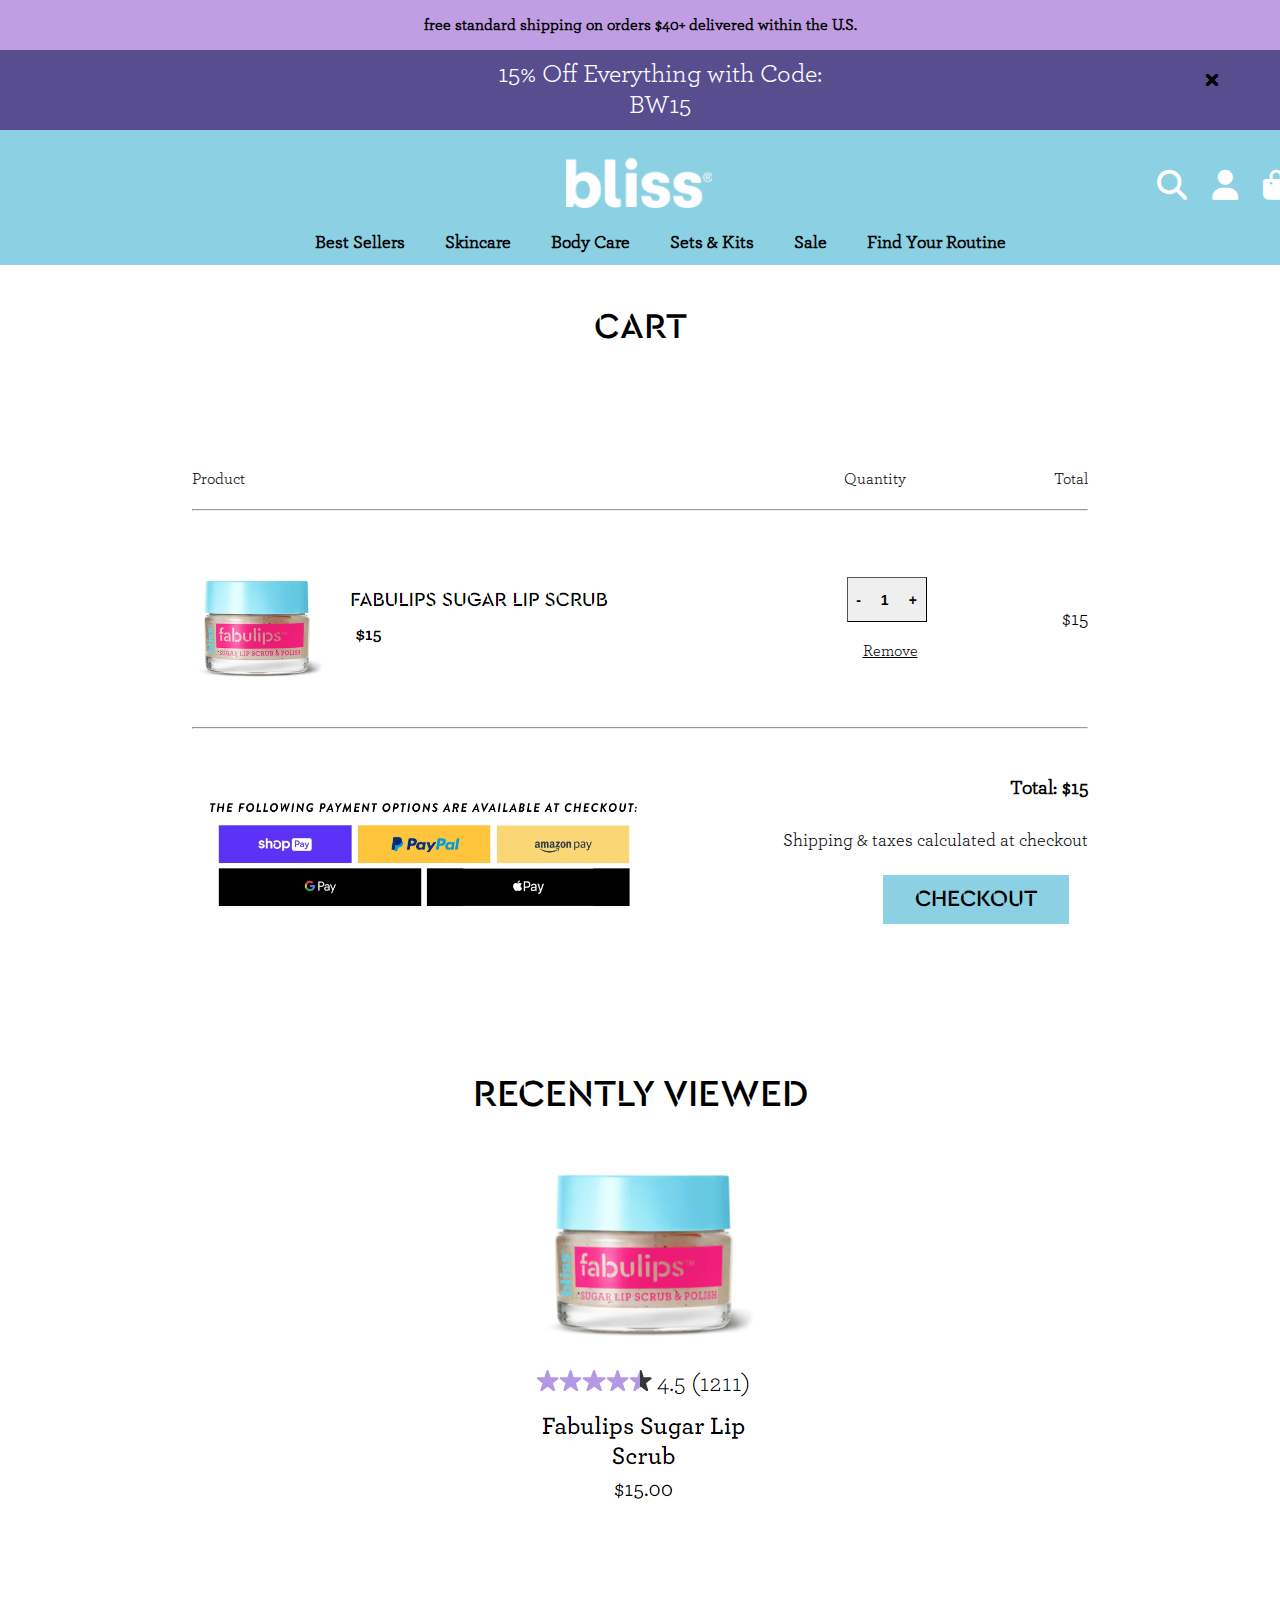
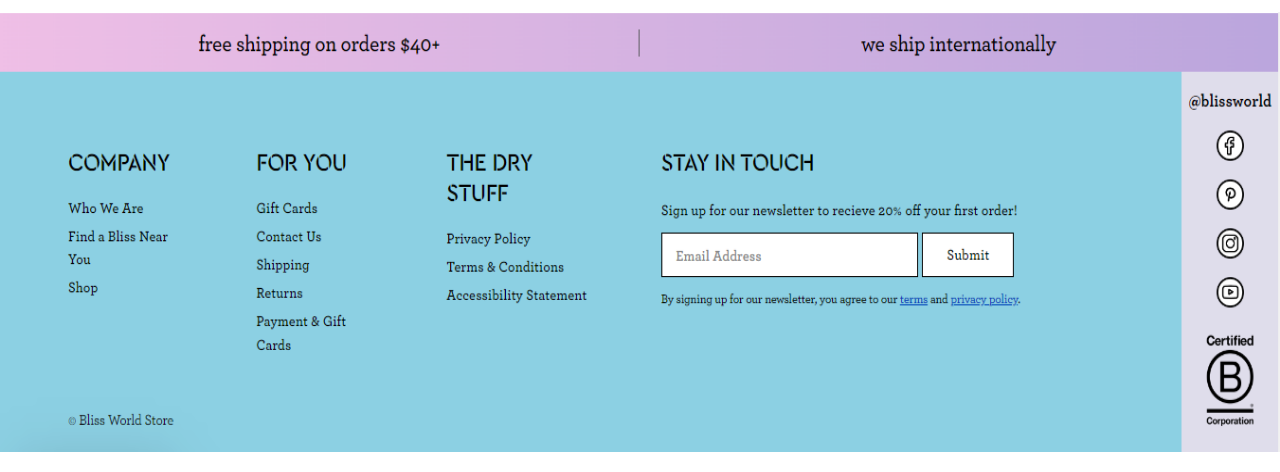
<file: cart.html>
<!DOCTYPE html>
<html lang="en">
<head>
  <meta charset="UTF-8">
  <meta http-equiv="X-UA-Compatible" content="IE=edge">
  <meta name="viewport" content="width=device-width, initial-scale=1.0">
  <title>Product page</title>
  <link rel="stylesheet" href="./style.css"/>
  <link rel="stylesheet" href="https://cdnjs.cloudflare.com/ajax/libs/font-awesome/6.4.0/css/all.min.css">
</head>
<body>
  

  <div class="first flex">
    <p class="text">
      free standard shipping on orders $40+ delivered within the U.S.
    </p>
  </div>
  <div class="second flex">
    <div class=" malt flex ">
      <p class="toxt">15% Off Everything with Code: BW15</p>
      <p class="mark">&#128473;</p>
    </div>
  </div>
  <nav>
    <div class="land ">
      <div class="water flex">
        <a href="./index.html"><img src="./imgs/logo.avif" alt=""></a>
        <div class="icons flex">
          <a href=""><i class="fa fa-search" ></i></a>
          <a href="./login.html"><i class="fa fa-user" ></i></a>
          <a href="./cart.html"><i class="fa fa-shopping-bag"></i></a>
        </div>
      </div>
      <div class="soap flex">
        <div class="links">
          <ul class="flex">
            <li class="menu">
              <a href="" class="man">Best Sellers</a>
              <div class="sub-menu single">
                <ul class="dove">
                  <li><a href="#">shop all best sellers</a></li>
                  <li><a href="#">shop skincare best sellers</a></li>
                  <li><a href="#">shop body best sellers</a></li>
                </ul>
              </div>
            </li>
            <li class="menu">
              <a href="" class="mans">Skincare</a>
              <div class="tub-menu mega">
                <div class="list-item">
                  <h4 class="men">BY CATEGORY</h4>
                  <ul>
                    <li>shop all skincare</li>
                    <li>best sellers</li>
                    <li>moisturizers</li>
                    <li>serums</li>
                    <li>cleansers</li>
                    <li><a href="./eyes.html">eyes & lip</a>
                      </li>
                    <li>exfoliators & treatments</li>
                    <li>toners</li>
                    <li>face masks</li>
                    <li>mini bliss</li>
                  </ul>
                </div>
                <div class="list-item">
                  <h4 class="men">BY CONCERN</h4>
                  <ul>
                    <li>acne</li>
                    <li>discoloration</li>
                    <li>fine lines</li>
                    <li>dullness</li>
                    <li>texture/pores</li>
                    <li>sensitve skin</li>
                    <li>dryness</li>
                  </ul>
                </div>
                <div class="list-item">
                  <h4 class="men">BY COLLECTION</h4>
                  <ul>
                    <li>all collections</li>
                    <li>blockstar</li>
                    <li>bright idea</li>
                    <li>clear genius</li>
                    <li>drench & quench</li>
                    <li>rose gold rescue</li>
                    <li>pore patrol</li>
                    <li>make up melt</li>
                    <li>disappearing act</li>
                    <li>youth got this</li>
                  </ul>
                </div>
                <div class="list-items">
                  <img src="./imgs/muuud.png" alt="" class="list-items">
                
                </div>
              </div>
            </li>
            <li>
              <a href="" class="maned">Body Care</a>
              <div class="bub-menu tega">
                <div class="list-item">
                  <h4 class="men">BODY & HAIR CARE</h4>
                  <ul>
                    <li>shop all body & hair care</li>
                    <li>best sellers</li>
                    <li>body moisturizers</li>
                    <li>body wash & scrubs</li>
                    <li>cleansers</li>
                    <li>Hair care
                      </li>
                    <li>hair removal</li>
                    <li>body firming</li>
                  </ul>
                </div>
                <div class="list-item zoro">
                  <h4 class="men">BY COLLECTION</h4>
                  <ul>
                    <li>all collection</li>
                    <li>cloud 9</li>
                    <li>lemon & sage</li>
                    <li>exclusive pro sizes</li>
                  </ul>
                </div>
                
                <div class="list-items">
                  <img src="./imgs/body.png" alt="" class="list-items nut">
                
                </div>
              </div>
            </li>
            <li>
              <a href="" class="mane">Sets & Kits</a>
            </li>
            <li>
              <a href="" class="mand">Sale</a>
            </li>
            <li>
              <a href="" class="mandy">Find Your Routine</a>
            </li>
          </ul>  
        </div>
      </div>
      
    </div>
    
  </nav>

  <div class="piggy flex">
    <div class="vest">
      <h3>CART</h3>
      <div class="maid flex sbw">
        <h5>Product</h5>
        <h5 class="tour">Quantity</h5>
        <h5>Total</h5>
      </div>
      <hr class="pal"></hr>
      <div class="pal flex sbw">
        <img src="./imgs/cart.png" alt="">
        <div class="konny">
          <button class="mudrick flex"><p>-</p>
          <p>1</p>
          <p>+</p></button>
          <p class="remove">Remove</p>
        </div>
        <p class="dollar">$15</p>
      </div>
      <hr class="pal"></hr>
      <div class="pally flex sbw">
        <img src="./imgs/payment.png" alt="">
        <div class="siri">
          <h5><b>Total: $15</b></h5>
          <p>Shipping & taxes calculated at checkout</p>
          <button>CHECKOUT</button>
        </div>
      </div>
      <h2>RECENTLY VIEWED</h2>
      <div class="muy flex"><img src="./imgs/scrub.png" alt=""></div>
      </div>
   
  </div>

  <div class="foot">
    <img src="./imgs/down.png" alt="">
  </div>




  
  <script src="./jquery.min.js"></script>
  <script src="./script.js"></script>
</body>
</html>
</file>
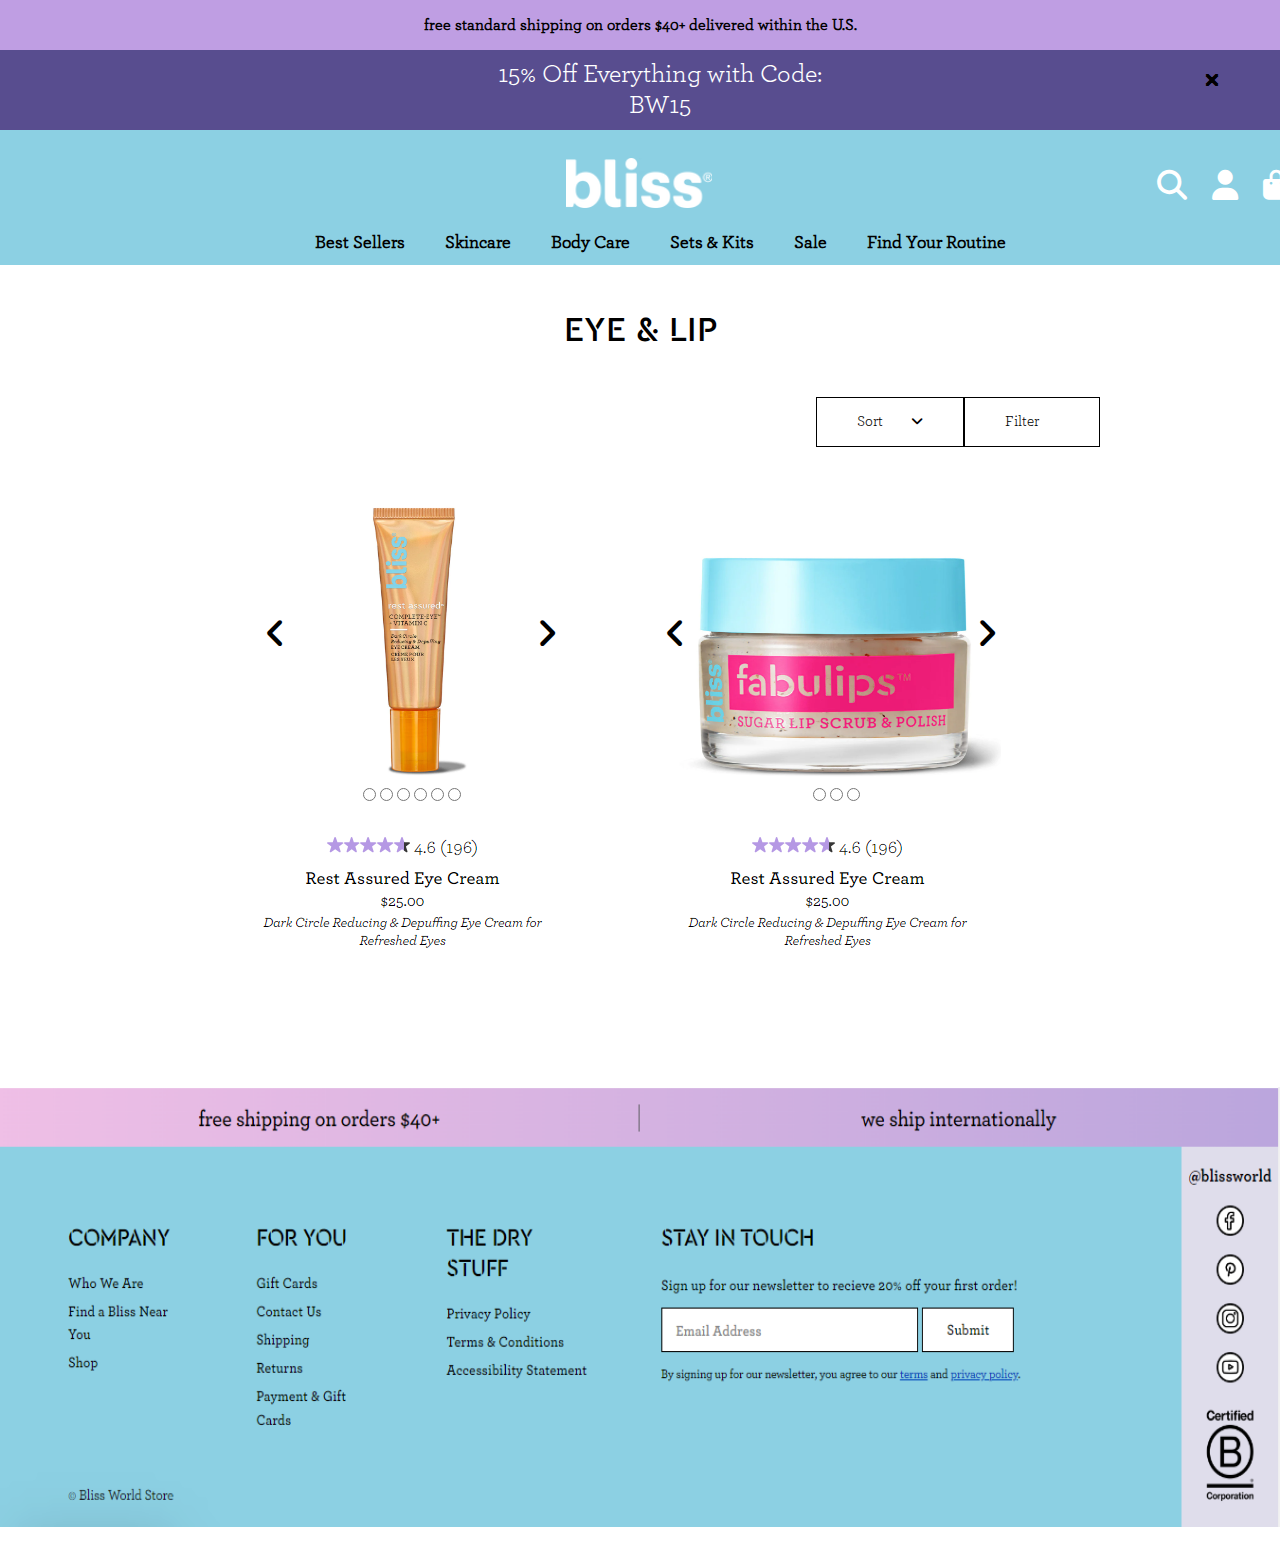
<file: eyes.html>
<!DOCTYPE html>
<html lang="en">
<head>
  <meta charset="UTF-8">
  <meta http-equiv="X-UA-Compatible" content="IE=edge">
  <meta name="viewport" content="width=device-width, initial-scale=1.0">
  <title>JQUERY PROJECT</title>
  <link rel="stylesheet" href="./style.css"/>
  <link rel="stylesheet" href="https://cdnjs.cloudflare.com/ajax/libs/font-awesome/6.4.0/css/all.min.css">
</head>
<body>
  <div class="first flex">
    <p class="text">
      free standard shipping on orders $40+ delivered within the U.S.
    </p>
  </div>
  <div class="second flex">
    <div class=" malt flex ">
      <p class="toxt">15% Off Everything with Code: BW15</p>
      <p class="mark">&#128473;</p>
    </div>
  </div>
  <nav>
    <div class="land ">
      <div class="water flex">
        <a href="./index.html"><img src="./imgs/logo.avif" alt=""></a>
        <div class="icons flex">
          <a href=""><i class="fa fa-search" ></i></a>
          <a href="./login.html"><i class="fa fa-user" ></i></a>
          <a href="./cart.html"><i class="fa fa-shopping-bag"></i></a>
        </div>
      </div>
      <div class="soap flex">
        <div class="links">
          <ul class="flex">
            <li class="menu">
              <a href="" class="man">Best Sellers</a>
              <div class="sub-menu single">
                <ul class="dove">
                  <li><a href="#">shop all best sellers</a></li>
                  <li><a href="#">shop skincare best sellers</a></li>
                  <li><a href="#">shop body best sellers</a></li>
                </ul>
              </div>
            </li>
            <li class="menu">
              <a href="" class="mans">Skincare</a>
              <div class="tub-menu mega">
                <div class="list-item">
                  <h4 class="men">BY CATEGORY</h4>
                  <ul>
                    <li>shop all skincare</li>
                    <li>best sellers</li>
                    <li>moisturizers</li>
                    <li>serums</li>
                    <li>cleansers</li>
                    <li><a href="./eyes.html">eyes & lip</a>
                      </li>
                    <li>exfoliators & treatments</li>
                    <li>toners</li>
                    <li>face masks</li>
                    <li>mini bliss</li>
                  </ul>
                </div>
                <div class="list-item">
                  <h4 class="men">BY CONCERN</h4>
                  <ul>
                    <li>acne</li>
                    <li>discoloration</li>
                    <li>fine lines</li>
                    <li>dullness</li>
                    <li>texture/pores</li>
                    <li>sensitve skin</li>
                    <li>dryness</li>
                  </ul>
                </div>
                <div class="list-item">
                  <h4 class="men">BY COLLECTION</h4>
                  <ul>
                    <li>all collections</li>
                    <li>blockstar</li>
                    <li>bright idea</li>
                    <li>clear genius</li>
                    <li>drench & quench</li>
                    <li>rose gold rescue</li>
                    <li>pore patrol</li>
                    <li>make up melt</li>
                    <li>disappearing act</li>
                    <li>youth got this</li>
                  </ul>
                </div>
                <div class="list-items">
                  <img src="./imgs/muuud.png" alt="" class="list-items">
                
                </div>
              </div>
            </li>
            <li>
              <a href="" class="maned">Body Care</a>
              <div class="bub-menu tega">
                <div class="list-item">
                  <h4 class="men">BODY & HAIR CARE</h4>
                  <ul>
                    <li>shop all body & hair care</li>
                    <li>best sellers</li>
                    <li>body moisturizers</li>
                    <li>body wash & scrubs</li>
                    <li>cleansers</li>
                    <li>Hair care
                      </li>
                    <li>hair removal</li>
                    <li>body firming</li>
                  </ul>
                </div>
                <div class="list-item zoro">
                  <h4 class="men">BY COLLECTION</h4>
                  <ul>
                    <li>all collection</li>
                    <li>cloud 9</li>
                    <li>lemon & sage</li>
                    <li>exclusive pro sizes</li>
                  </ul>
                </div>
                
                <div class="list-items">
                  <img src="./imgs/body.png" alt="" class="list-items nut">
                
                </div>
              </div>
            </li>
            <li>
              <a href="" class="mane">Sets & Kits</a>
            </li>
            <li>
              <a href="" class="mand">Sale</a>
            </li>
            <li>
              <a href="" class="mandy">Find Your Routine</a>
            </li>
          </ul>  
        </div>
      </div>
      
    </div>
    
  </nav>
  <h4 class="timber">eye & lip</h4>
  <div class="fame">
    <button>Sort <i class="fa fa-angle-down" id="min"></i></button>
    <button>Filter</button>
  </div>
  <div class="messi flex">
    <div class="dalot flex">
      <div class="nani">
        <div class="slider-outer">
          <i class="fa fa-angle-left" id="prev"></i>
          <div class="slider-inner">
          <img src="./imgs/1.webp" alt="" class="active">
          <img src="./imgs/2.webp" alt="" class="pastor">
          <img src="./imgs/3.webp" alt="" class="diana">
          <img src="./imgs/4.webp" alt="" class="raph"> 
          <img src="./imgs/5.webp" alt="" class="harry">
          <img src="./imgs/6.webp" alt="" class="smoke">
          </div>
          <i class="fa fa-angle-right" id="next"></i>
        </div>
        <div class="radioss">
          <input type="radio" name="touch" id="bruno">
          <input type="radio" name="touch" id="fred">
          <input type="radio" name="touch" id="lisandro">
          <input type="radio" name="touch" id="varane">
          <input type="radio" name="touch" id="maguire">
          <input type="radio" name="touch" id="shaw">
        </div>

        <div class="why">
          <img src="./imgs/zaha.png" alt="">
        </div>

        <button>ADD TO BAG</button>
      </div>
      <div class="rodri">
        <div class="slider-outer">
          <i class="fa fa-angle-left" id="previ"></i>
          <a href="./product.html">
            <div class="slider-innered">
              <img src="./imgs/7.webp" alt="" class="actived" >
              <img src="./imgs/8.webp" alt="" class="maker">
              <img src="./imgs/9.webp" alt="" class="maker">
              </div>
          </a>
          
          <i class="fa fa-angle-right" id="nexted"></i>
        </div>
        <div class="radio">
          <input type="radio" name="touch" id="rashford">
          <input type="radio" name="touch" id="martial">
          <input type="radio" name="touch" id="erik">
        </div>

        <div class="whyed">
          <img src="./imgs/zaha.png" alt="">
        </div>

        <button>ADD TO BAG</button>

      </div>
    </div>
    
  </div>

  <div class="foot">
    <img src="./imgs/down.png" alt="">
  </div>


  <script src="./jquery.min.js"></script>
  <script src="./script.js"></script>
</body>
</html>
</file>
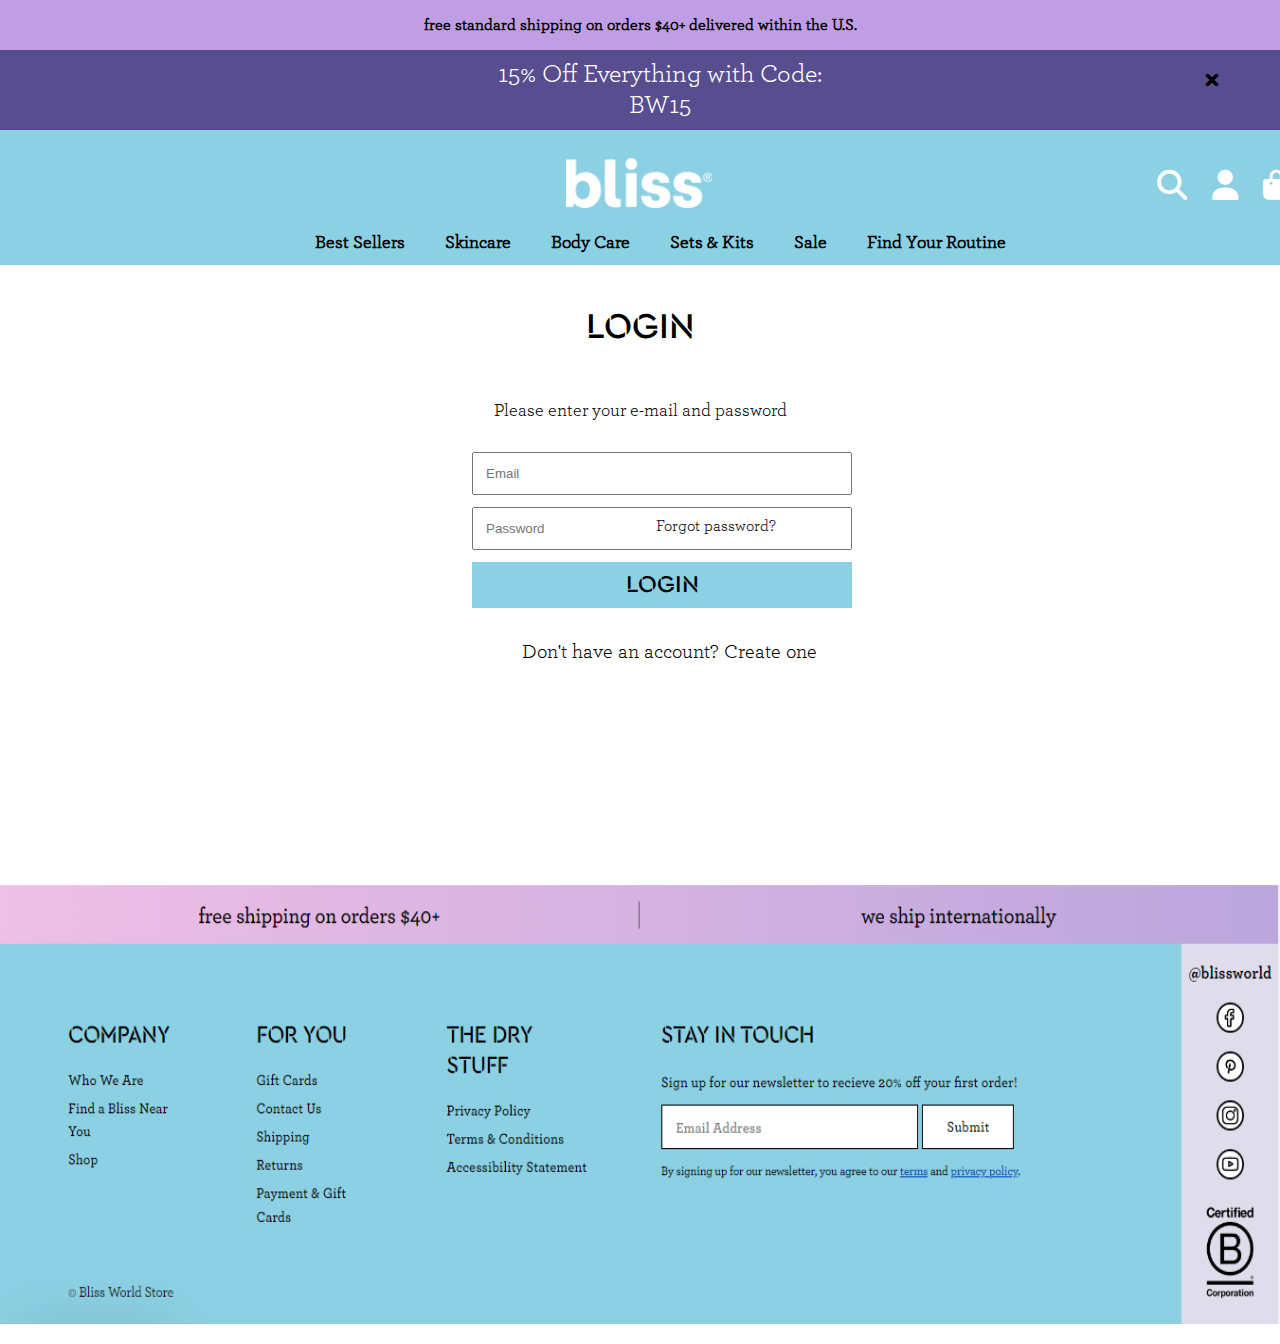
<file: login.html>
<!DOCTYPE html>
<html lang="en">
<head>
  <meta charset="UTF-8">
  <meta http-equiv="X-UA-Compatible" content="IE=edge">
  <meta name="viewport" content="width=device-width, initial-scale=1.0">
  <title>Product page</title>
  <link rel="stylesheet" href="./style.css"/>
  <link rel="stylesheet" href="https://cdnjs.cloudflare.com/ajax/libs/font-awesome/6.4.0/css/all.min.css">
</head>
<body>
  

  <div class="first flex">
    <p class="text">
      free standard shipping on orders $40+ delivered within the U.S.
    </p>
  </div>
  <div class="second flex">
    <div class=" malt flex ">
      <p class="toxt">15% Off Everything with Code: BW15</p>
      <p class="mark">&#128473;</p>
    </div>
  </div>
  <nav>
    <div class="land ">
      <div class="water flex">
        <a href="./index.html"><img src="./imgs/logo.avif" alt=""></a>
        <div class="icons flex">
          <a href=""><i class="fa fa-search" ></i></a>
          <a href="./login.html"><i class="fa fa-user" ></i></a>
          <a href="./cart.html"><i class="fa fa-shopping-bag"></i></a>
        </div>
      </div>
      <div class="soap flex">
        <div class="links">
          <ul class="flex">
            <li class="menu">
              <a href="" class="man">Best Sellers</a>
              <div class="sub-menu single">
                <ul class="dove">
                  <li><a href="#">shop all best sellers</a></li>
                  <li><a href="#">shop skincare best sellers</a></li>
                  <li><a href="#">shop body best sellers</a></li>
                </ul>
              </div>
            </li>
            <li class="menu">
              <a href="" class="mans">Skincare</a>
              <div class="tub-menu mega">
                <div class="list-item">
                  <h4 class="men">BY CATEGORY</h4>
                  <ul>
                    <li>shop all skincare</li>
                    <li>best sellers</li>
                    <li>moisturizers</li>
                    <li>serums</li>
                    <li>cleansers</li>
                    <li><a href="./eyes.html">eyes & lip</a>
                      </li>
                    <li>exfoliators & treatments</li>
                    <li>toners</li>
                    <li>face masks</li>
                    <li>mini bliss</li>
                  </ul>
                </div>
                <div class="list-item">
                  <h4 class="men">BY CONCERN</h4>
                  <ul>
                    <li>acne</li>
                    <li>discoloration</li>
                    <li>fine lines</li>
                    <li>dullness</li>
                    <li>texture/pores</li>
                    <li>sensitve skin</li>
                    <li>dryness</li>
                  </ul>
                </div>
                <div class="list-item">
                  <h4 class="men">BY COLLECTION</h4>
                  <ul>
                    <li>all collections</li>
                    <li>blockstar</li>
                    <li>bright idea</li>
                    <li>clear genius</li>
                    <li>drench & quench</li>
                    <li>rose gold rescue</li>
                    <li>pore patrol</li>
                    <li>make up melt</li>
                    <li>disappearing act</li>
                    <li>youth got this</li>
                  </ul>
                </div>
                <div class="list-items">
                  <img src="./imgs/muuud.png" alt="" class="list-items">
                
                </div>
              </div>
            </li>
            <li>
              <a href="" class="maned">Body Care</a>
              <div class="bub-menu tega">
                <div class="list-item">
                  <h4 class="men">BODY & HAIR CARE</h4>
                  <ul>
                    <li>shop all body & hair care</li>
                    <li>best sellers</li>
                    <li>body moisturizers</li>
                    <li>body wash & scrubs</li>
                    <li>cleansers</li>
                    <li>Hair care
                      </li>
                    <li>hair removal</li>
                    <li>body firming</li>
                  </ul>
                </div>
                <div class="list-item zoro">
                  <h4 class="men">BY COLLECTION</h4>
                  <ul>
                    <li>all collection</li>
                    <li>cloud 9</li>
                    <li>lemon & sage</li>
                    <li>exclusive pro sizes</li>
                  </ul>
                </div>
                
                <div class="list-items">
                  <img src="./imgs/body.png" alt="" class="list-items nut">
                
                </div>
              </div>
            </li>
            <li>
              <a href="" class="mane">Sets & Kits</a>
            </li>
            <li>
              <a href="" class="mand">Sale</a>
            </li>
            <li>
              <a href="" class="mandy">Find Your Routine</a>
            </li>
          </ul>  
        </div>
      </div>
      
    </div>
    
  </nav>

  <div class="piggy flex">
    <div class="vest">
      <h4>LOGIN</h4>
      <h5 class="mundd">Please enter your e-mail and password</h5>
      <div class="flew">
        <input type="text" placeholder="Email"><br>
        <input type="text" placeholder="Password"  class="ipo">
        <p class="opon">Forgot password?</p>
        <button>LOGIN</button>
        <p class="pee">Don't have an account? <a href="./signup.html">Create one</a></p>
      </div>
    </div>
  </div>

  <div class="foot">
    <img src="./imgs/down.png" alt="">
  </div>




  <script src="./jquery.min.js"></script>
  <script src="./script.js"></script>
</body>
</html>
</file>
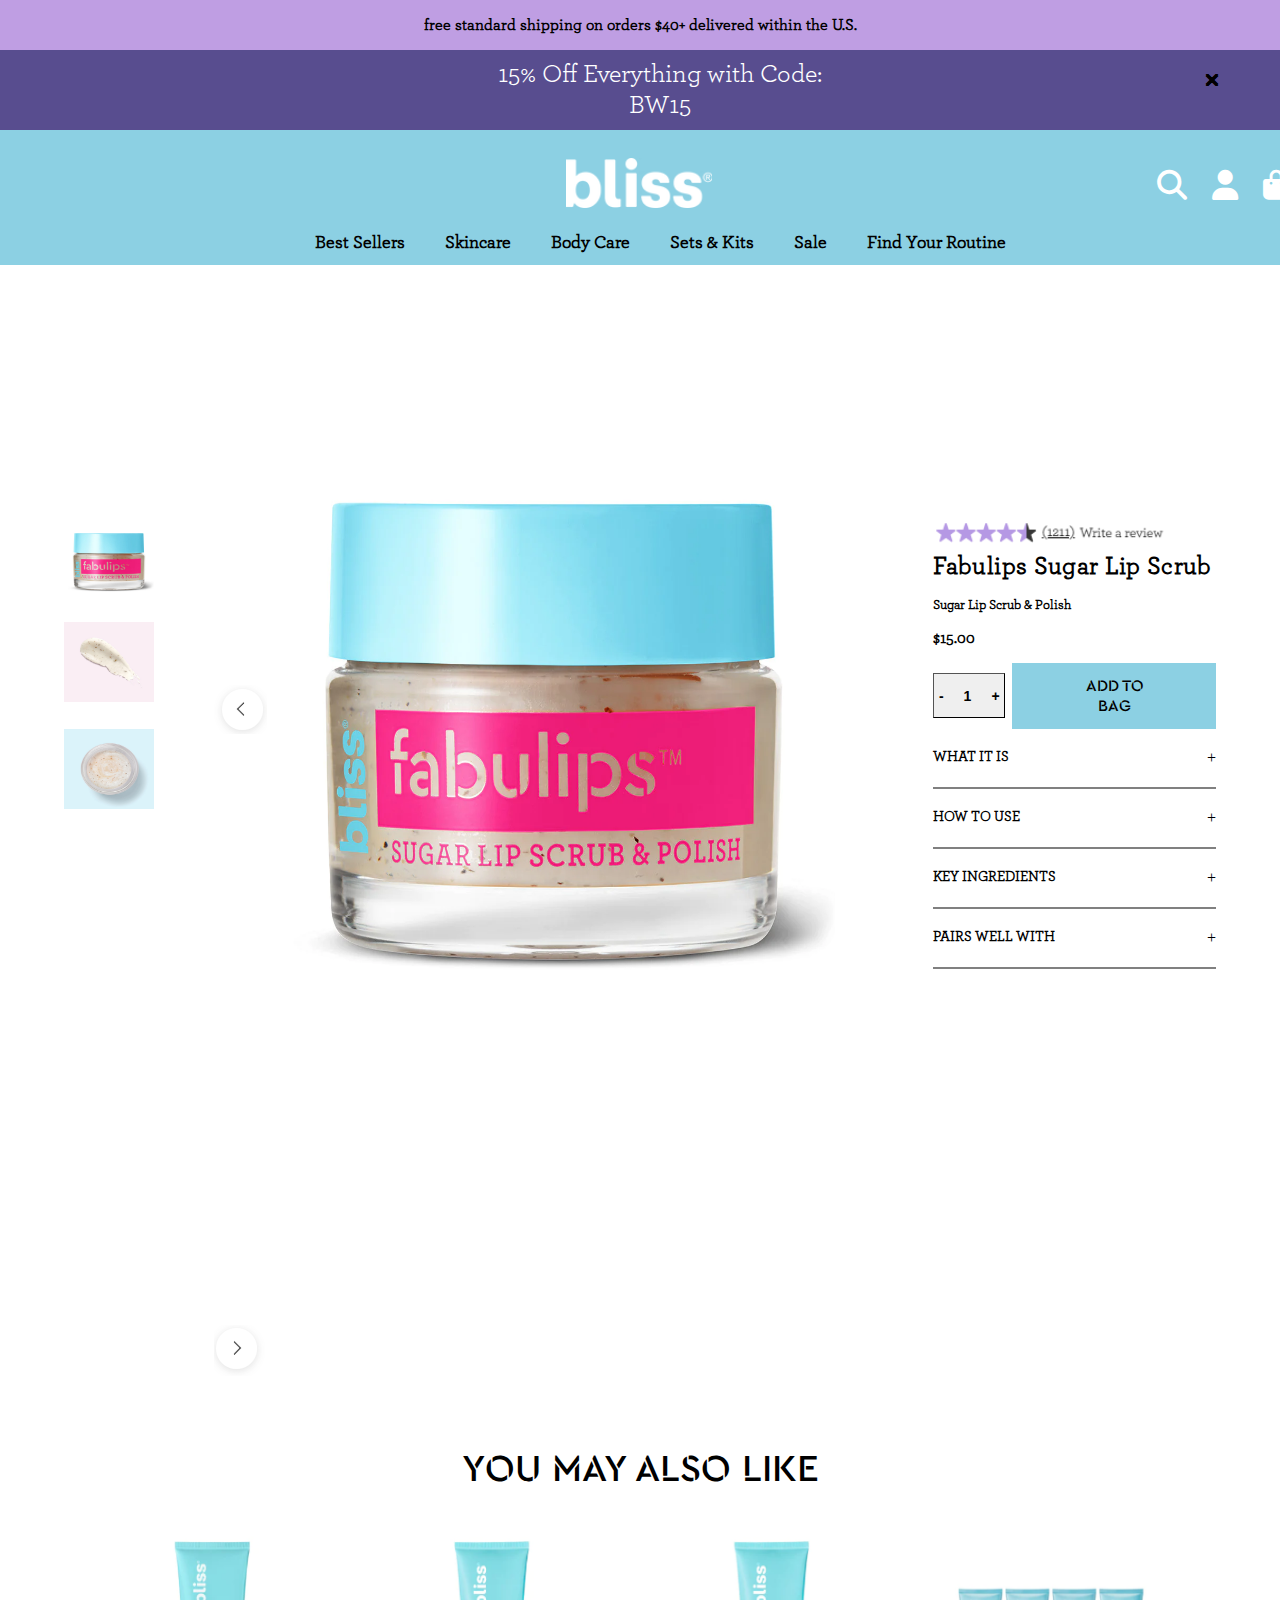
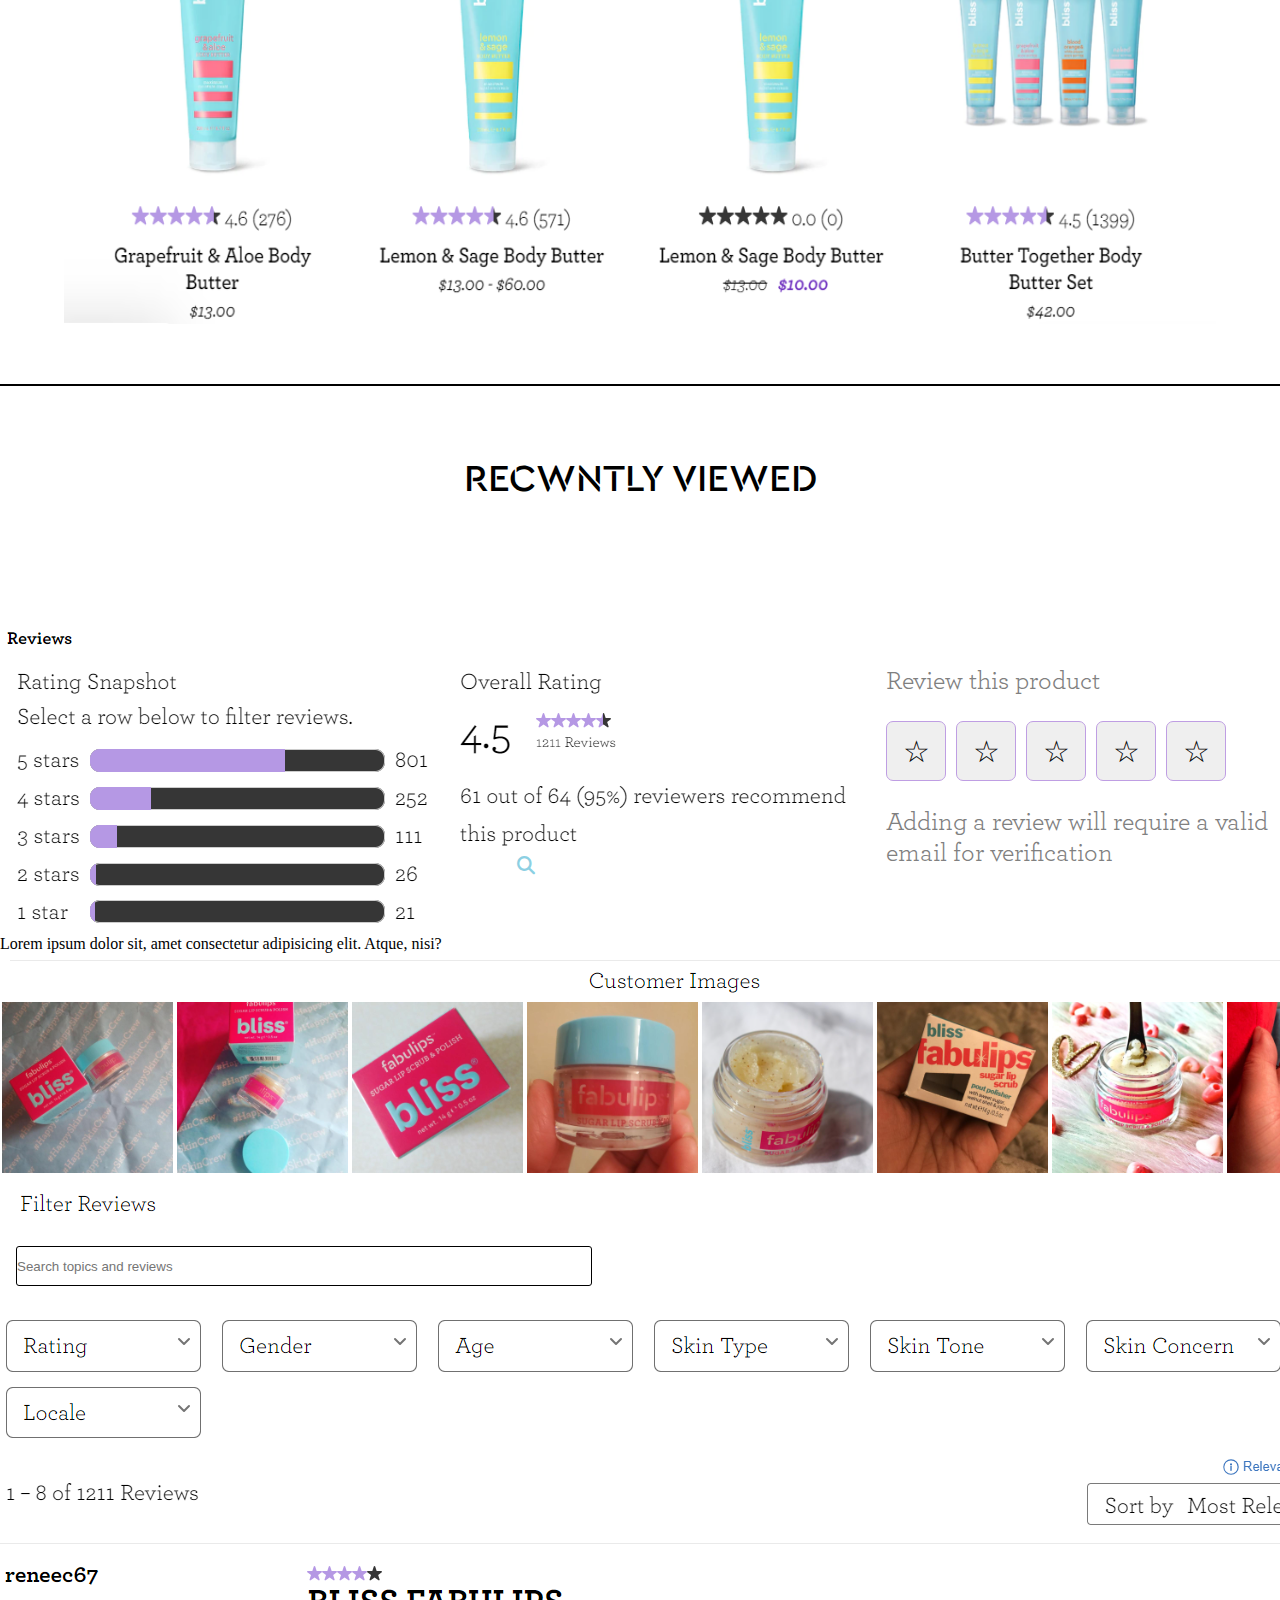
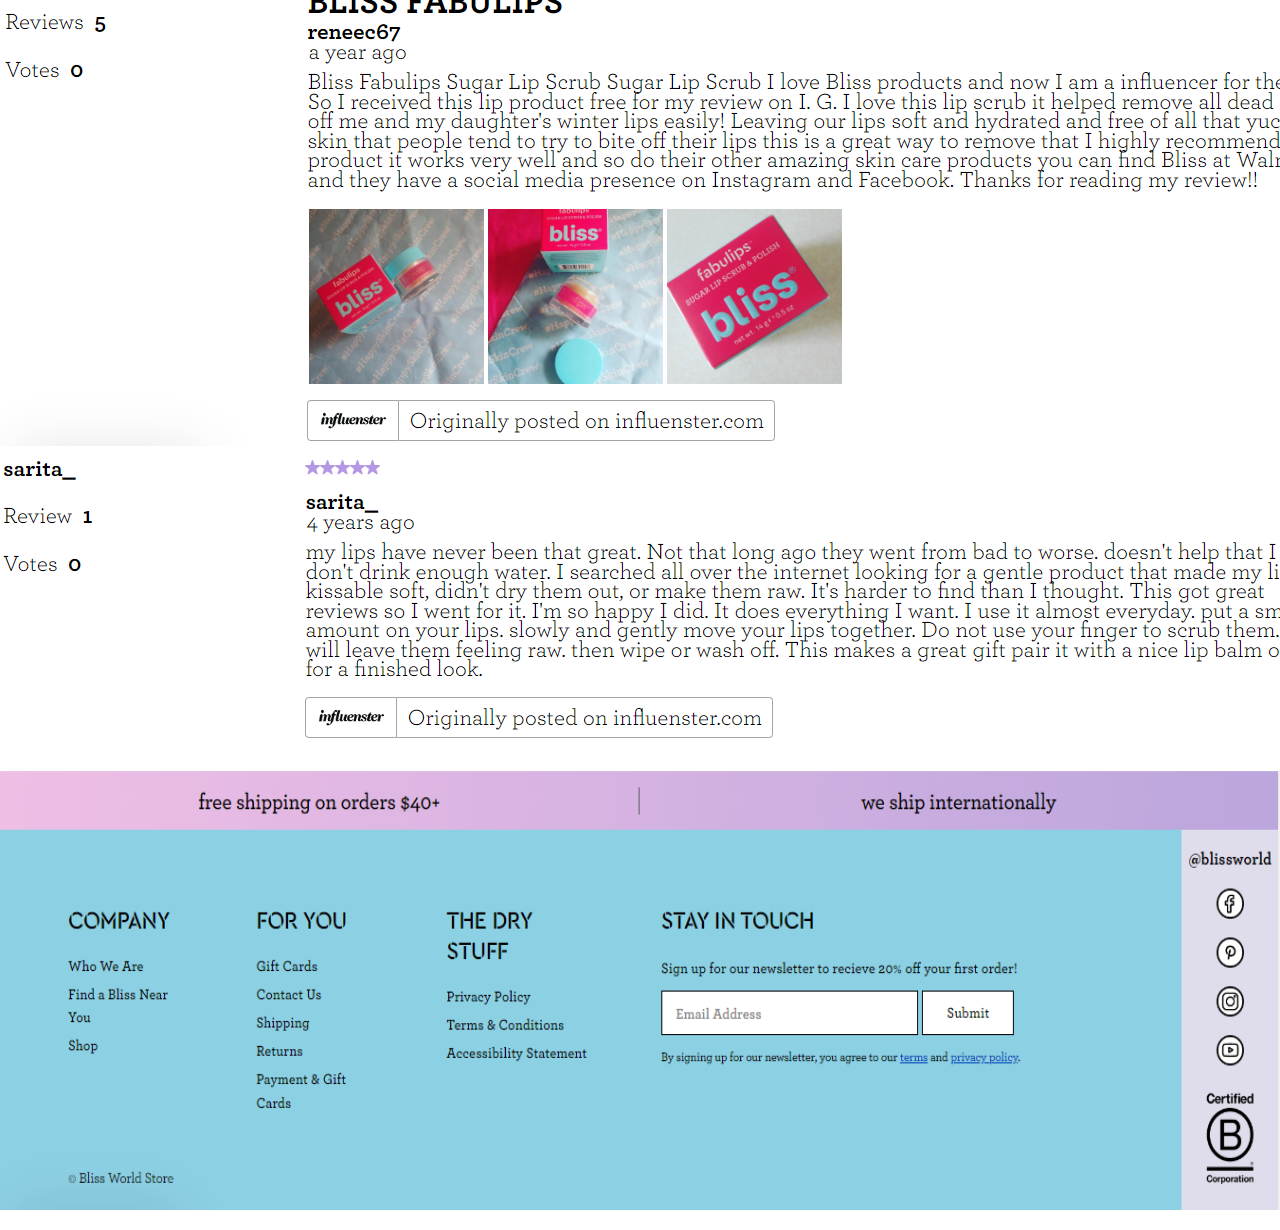
<file: product.html>
<!DOCTYPE html>
<html lang="en">
<head>
  <meta charset="UTF-8">
  <meta http-equiv="X-UA-Compatible" content="IE=edge">
  <meta name="viewport" content="width=device-width, initial-scale=1.0">
  <title>Product page</title>
  <link rel="stylesheet" href="./style.css"/>
  <link rel="stylesheet" href="https://cdnjs.cloudflare.com/ajax/libs/font-awesome/6.4.0/css/all.min.css">
</head>
<body>
  

  <div class="first flex">
    <p class="text">
      free standard shipping on orders $40+ delivered within the U.S.
    </p>
  </div>
  <div class="second flex">
    <div class=" malt flex ">
      <p class="toxt">15% Off Everything with Code: BW15</p>
      <p class="mark">&#128473;</p>
    </div>
  </div>
  <nav>
    <div class="land ">
      <div class="water flex">
        <a href="./index.html"><img src="./imgs/logo.avif" alt=""></a>
        <div class="icons flex">
          <a href=""><i class="fa fa-search" ></i></a>
          <a href="./login.html"><i class="fa fa-user" ></i></a>
          <a href="./cart.html"><i class="fa fa-shopping-bag"></i></a>
        </div>
      </div>
      <div class="soap flex">
        <div class="links">
          <ul class="flex">
            <li class="menu">
              <a href="" class="man">Best Sellers</a>
              <div class="sub-menu single">
                <ul class="dove">
                  <li><a href="#">shop all best sellers</a></li>
                  <li><a href="#">shop skincare best sellers</a></li>
                  <li><a href="#">shop body best sellers</a></li>
                </ul>
              </div>
            </li>
            <li class="menu">
              <a href="" class="mans">Skincare</a>
              <div class="tub-menu mega">
                <div class="list-item">
                  <h4 class="men">BY CATEGORY</h4>
                  <ul>
                    <li>shop all skincare</li>
                    <li>best sellers</li>
                    <li>moisturizers</li>
                    <li>serums</li>
                    <li>cleansers</li>
                    <li><a href="./eyes.html">eyes & lip</a>
                      </li>
                    <li>exfoliators & treatments</li>
                    <li>toners</li>
                    <li>face masks</li>
                    <li>mini bliss</li>
                  </ul>
                </div>
                <div class="list-item">
                  <h4 class="men">BY CONCERN</h4>
                  <ul>
                    <li>acne</li>
                    <li>discoloration</li>
                    <li>fine lines</li>
                    <li>dullness</li>
                    <li>texture/pores</li>
                    <li>sensitve skin</li>
                    <li>dryness</li>
                  </ul>
                </div>
                <div class="list-item">
                  <h4 class="men">BY COLLECTION</h4>
                  <ul>
                    <li>all collections</li>
                    <li>blockstar</li>
                    <li>bright idea</li>
                    <li>clear genius</li>
                    <li>drench & quench</li>
                    <li>rose gold rescue</li>
                    <li>pore patrol</li>
                    <li>make up melt</li>
                    <li>disappearing act</li>
                    <li>youth got this</li>
                  </ul>
                </div>
                <div class="list-items">
                  <img src="./imgs/muuud.png" alt="" class="list-items">
                
                </div>
              </div>
            </li>
            <li>
              <a href="" class="maned">Body Care</a>
              <div class="bub-menu tega">
                <div class="list-item">
                  <h4 class="men">BODY & HAIR CARE</h4>
                  <ul>
                    <li>shop all body & hair care</li>
                    <li>best sellers</li>
                    <li>body moisturizers</li>
                    <li>body wash & scrubs</li>
                    <li>cleansers</li>
                    <li>Hair care
                      </li>
                    <li>hair removal</li>
                    <li>body firming</li>
                  </ul>
                </div>
                <div class="list-item zoro">
                  <h4 class="men">BY COLLECTION</h4>
                  <ul>
                    <li>all collection</li>
                    <li>cloud 9</li>
                    <li>lemon & sage</li>
                    <li>exclusive pro sizes</li>
                  </ul>
                </div>
                
                <div class="list-items">
                  <img src="./imgs/body.png" alt="" class="list-items nut">
                
                </div>
              </div>
            </li>
            <li>
              <a href="" class="mane">Sets & Kits</a>
            </li>
            <li>
              <a href="" class="mand">Sale</a>
            </li>
            <li>
              <a href="" class="mandy">Find Your Routine</a>
            </li>
          </ul>  
        </div>
      </div>
      
    </div>
    
  </nav>

  <div class="rooney flex">
    <div class="simon">
      <img src="./imgs/7.webp" alt="">
      <img src="./imgs/8.webp" alt="">
      <img src="./imgs/9.webp" alt="">
    </div>
    <div class="van">
      <div class="slider-outer">
        <img src="./imgs/left.png" alt="" id="previous">
        <div class="sliding">
        <img src="./imgs/7.webp" alt="" class="activation">
        <img src="./imgs/8.webp" alt="" >
        <img src="./imgs/9.webp" alt="">
        </div>
        <img src="./imgs/right.png" alt="" id="nexting">
      </div>
    </div>
    <div class="alba">
      <img src="./imgs/stars.png" alt="" class="jodi">
      <div class="boxers">
        <div class="shape"></div>
        <img src="./imgs/ninja.png" alt="" class="better">
      </div>
      <h3>Fabulips Sugar Lip Scrub</h3>
      <!-- <img src="./imgs/minus.png" alt="" class="denver"> -->
      <h5 class="poll">Sugar Lip Scrub & Polish</h5>
      <h5 class="polls">$15.00</h5>
      <div class="flex">
        <button class="mudrick flex"><p>-</p>
        <p>1</p>
        <p>+</p></button><button class="salah">ADD TO BAG</button>
      </div>
      
      <div class="flex sbw">
        <h5 class="depayed">WHAT IT IS</h5>
        <div>
          <p class="london">&#43;</p>
          <p class="domoted">&#8722;</p>
        </div>
      </div>
      <div class="mover">
        <p>This super-fine sugar and walnut shell sugar lip scrub gently exfoliates and buffs away dry skin for softer, smoother lips.</p>

        <p>-Plant-based oils, butters and vitamins nourish and condition</p>

        <p>-Works even harder on dry, chapped or peeling lips</p>

        <p>-Lip color has never glided on so flawlessly – even after just one use</p>

        <p>-Sugar-cookie flavored with hints of vanilla and mandarin</p>

        <p class="gum">-CLEAN, CRUELTY-FREE & VEGAN</p>

        <p><b>Skin Type(s):</b> All Skin Types</p>

        <p><b>Size:</b> .5 oz</p>

        <p><b>Scent:</b>Mandarin Vanilla</p>
      </div>
      <hr class="loaned"></hr>
      <div class="flex sbw">
        <h5 class="depayed">HOW TO USE</h5>
        <div>
          <p class="norway">&#43;</p>
          <p class="spain">&#8722;</p>
        </div>
      </div>
      <div class="diver">
       <p>Massage onto lips. Wife off. Violà!</p>
      </div>
      <hr class="loaned"></hr>
      <div class="flex sbw">
        <h5 class="depayed">KEY INGREDIENTS</h5>
        <div>
          <p class="nory">&#43;</p>
          <p class="span">&#8722;</p>
        </div>
      </div>
      <div class="duver">
       
        <p><b>Finely-granulated Sweet Sugar:</b> Sugar’s fine particles make it an excellent gentle topical exfoliant to reveal healthy-looking lips</p>

        <p><b>Walnut Shell Powder:</b> Finely ground natural powder gently exfoliates to polish and perfect</p>

        <p><b>Jojoba Seed, Soybean and Olive Fruit Oils:</b>  Rich in vitamins and antioxidants, these oils help prevent water loss to keeps lips supple</p>

        <p><b>Shea and Cocoa Butters:</b>  Ultra-hydrating butters nourish to combat dryness and flaking</p>

        <h5 class="full"><b>Full Ingredient List</b>:</h5>

        <p>
          Simmondsia Chinensis (Jojoba) Seed Oil, Sucrose, Hydrogenated Polyisobutene, Synthetic Wax, Ethylhexyl Palmitate, Euphorbia Cerifera (Candelilla) Wax (Cire de candelilla), Theobroma Cacao (Cocoa) Seed Butter, Butyrospermum Parkii (Shea) Butter, Olea Europaea (Olive) Fruit Oil, Silica, Glycol Stearate, Prunus Amygdalus Dulcis (Sweet Almond) Seed Meal, Squalane, Tocopherol, Ascorbyl Palmitate, Juglans Regia (Walnut) Shell Powder, Glycine Soja (Soybean) Oil*, Citrus Aurantium Dulcis (Orange) Peel Oil, Phenoxyethanol, Citric Acid, Flavor (Aroma), Benzyl Benzoate, Limonene *Certified Organic Ingredient/Ingrédient Certifié Biologique
        </p>

      </div>
      <hr class="loaned"></hr>
      <div class="flex sbw">
        <h5 class="depayed">PAIRS WELL WITH</h5>
        <div>
          <p class="rooy">&#43;</p>
          <p class="spin">&#8722;</p>
        </div>
      </div>
      <div class="donver">
      <img src="./imgs/bagger.png" alt="">
      </div>
      <hr class="loaned"></hr>
      
      <!-- <img src="./imgs/eminem.png" alt="" class="eminem"> -->
    </div>
  </div>

  <h3 class="welder">you may also like</h3>
  <div class="stepper">
    <img src="./imgs/also.png" alt="">
  </div>
  <hr class="loan"></hr>
  <h3 class="welder">Recwntly viewed</h3>

  <div class="nation flex">
    <div class="sung">
      <img src="./imgs/reviews.png" alt="">
    </div>
    <div class="parker">
      <h4>Review this product</h4>
      <button class="otu">&#9734;</button><button class="abou">&#9734;</button><button class="ato">&#9734;</button><button class="ano">&#9734;</button><button class="ise">&#9734;</button>
      <h4>Adding a review will require a valid email for verification</h4>
    </div>
  </div>
<div class="hidden-box">
  <div class="super-box">
    Lorem ipsum dolor sit, amet consectetur adipisicing elit. Atque, nisi?
</div>
</div>
  <img src="./imgs/sketch.png" alt="">
  <input type="text" class="molly" placeholder="Search topics and reviews">
  <i class="fa fa-search" id="nomed"></i>
  <img src="./imgs/tone.png" alt="">
  <img src="./imgs/lonne.png" alt="">
  <img src="./imgs/hiss.png" alt="">
  <div class="foot">
    <img src="./imgs/down.png" alt="">
  </div>
  



  <script src="./jquery.min.js"></script>
  <script src="./script.js"></script>
</body>
</html>
</file>
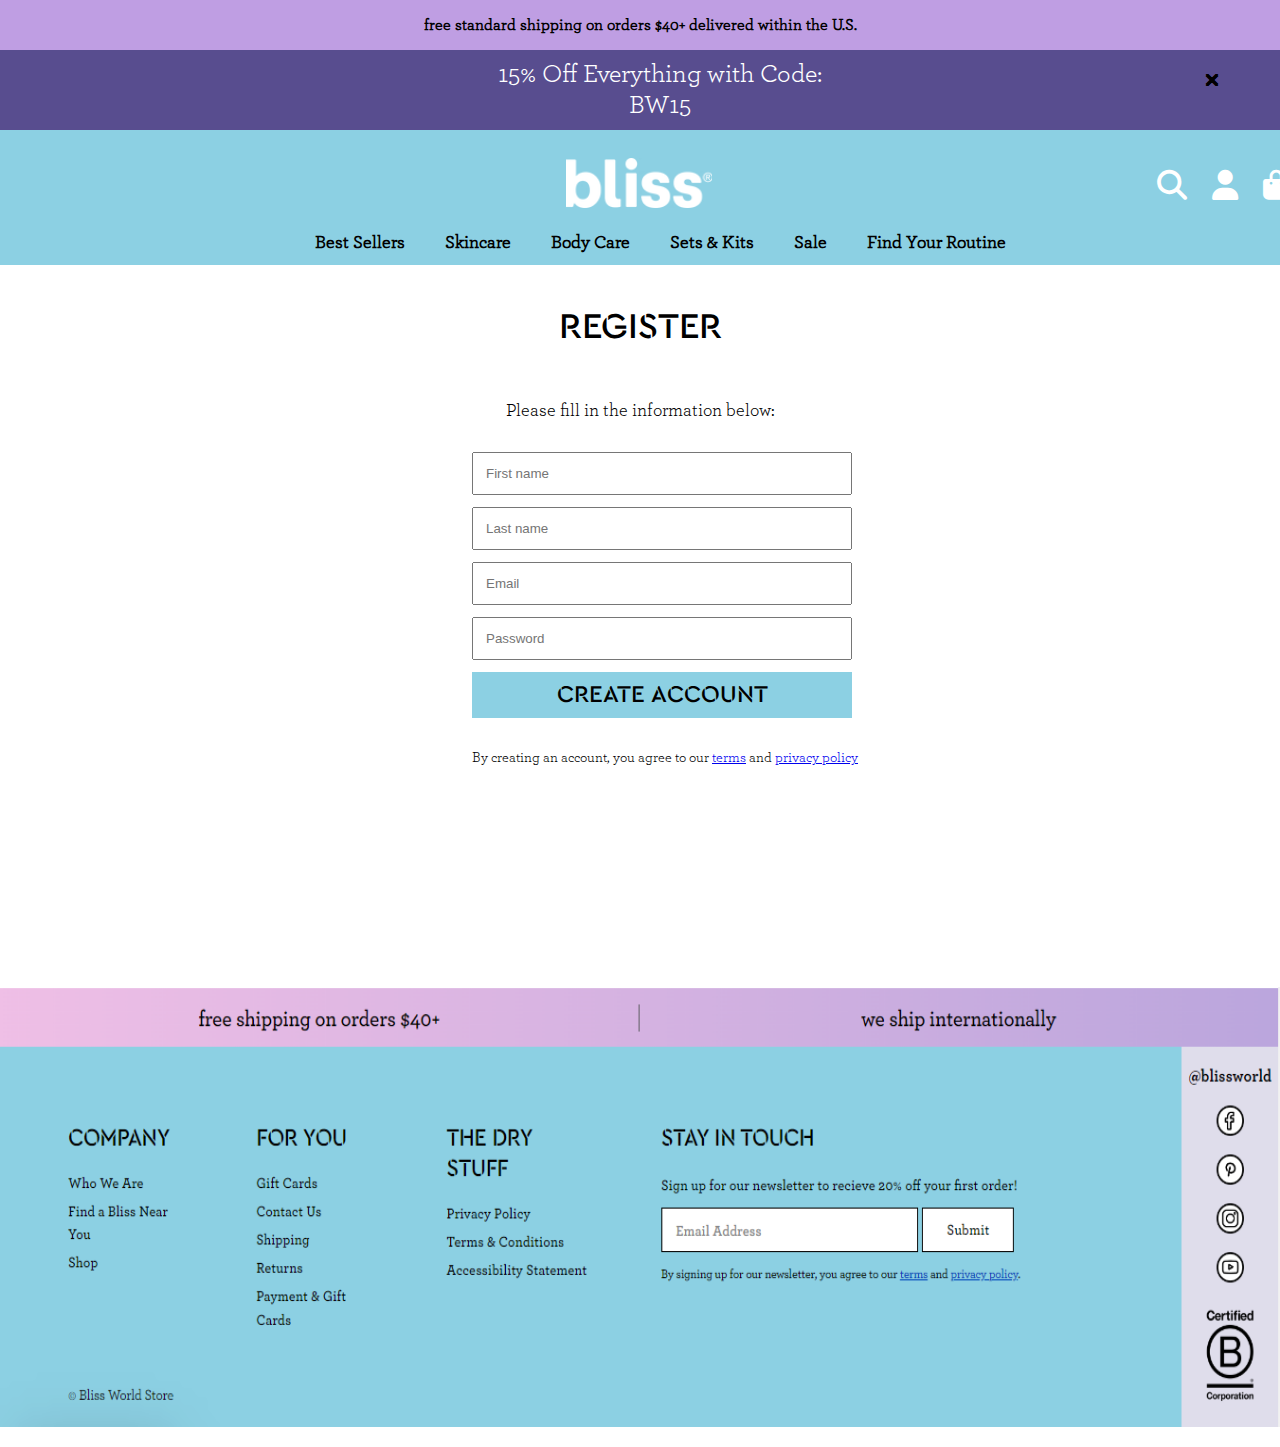
<file: signup.html>
<!DOCTYPE html>
<html lang="en">
<head>
  <meta charset="UTF-8">
  <meta http-equiv="X-UA-Compatible" content="IE=edge">
  <meta name="viewport" content="width=device-width, initial-scale=1.0">
  <title>Product page</title>
  <link rel="stylesheet" href="./style.css"/>
  <link rel="stylesheet" href="https://cdnjs.cloudflare.com/ajax/libs/font-awesome/6.4.0/css/all.min.css">
</head>
<body>
  

  <div class="first flex">
    <p class="text">
      free standard shipping on orders $40+ delivered within the U.S.
    </p>
  </div>
  <div class="second flex">
    <div class=" malt flex ">
      <p class="toxt">15% Off Everything with Code: BW15</p>
      <p class="mark">&#128473;</p>
    </div>
  </div>
  <nav>
    <div class="land ">
      <div class="water flex">
        <a href="./index.html"><img src="./imgs/logo.avif" alt=""></a>
        <div class="icons flex">
          <a href=""><i class="fa fa-search" ></i></a>
          <a href="./login.html"><i class="fa fa-user" ></i></a>
          <a href="./cart.html"><i class="fa fa-shopping-bag"></i></a>
        </div>
      </div>
      <div class="soap flex">
        <div class="links">
          <ul class="flex">
            <li class="menu">
              <a href="" class="man">Best Sellers</a>
              <div class="sub-menu single">
                <ul class="dove">
                  <li><a href="#">shop all best sellers</a></li>
                  <li><a href="#">shop skincare best sellers</a></li>
                  <li><a href="#">shop body best sellers</a></li>
                </ul>
              </div>
            </li>
            <li class="menu">
              <a href="" class="mans">Skincare</a>
              <div class="tub-menu mega">
                <div class="list-item">
                  <h4 class="men">BY CATEGORY</h4>
                  <ul>
                    <li>shop all skincare</li>
                    <li>best sellers</li>
                    <li>moisturizers</li>
                    <li>serums</li>
                    <li>cleansers</li>
                    <li><a href="./eyes.html">eyes & lip</a>
                      </li>
                    <li>exfoliators & treatments</li>
                    <li>toners</li>
                    <li>face masks</li>
                    <li>mini bliss</li>
                  </ul>
                </div>
                <div class="list-item">
                  <h4 class="men">BY CONCERN</h4>
                  <ul>
                    <li>acne</li>
                    <li>discoloration</li>
                    <li>fine lines</li>
                    <li>dullness</li>
                    <li>texture/pores</li>
                    <li>sensitve skin</li>
                    <li>dryness</li>
                  </ul>
                </div>
                <div class="list-item">
                  <h4 class="men">BY COLLECTION</h4>
                  <ul>
                    <li>all collections</li>
                    <li>blockstar</li>
                    <li>bright idea</li>
                    <li>clear genius</li>
                    <li>drench & quench</li>
                    <li>rose gold rescue</li>
                    <li>pore patrol</li>
                    <li>make up melt</li>
                    <li>disappearing act</li>
                    <li>youth got this</li>
                  </ul>
                </div>
                <div class="list-items">
                  <img src="./imgs/muuud.png" alt="" class="list-items">
                
                </div>
              </div>
            </li>
            <li>
              <a href="" class="maned">Body Care</a>
              <div class="bub-menu tega">
                <div class="list-item">
                  <h4 class="men">BODY & HAIR CARE</h4>
                  <ul>
                    <li>shop all body & hair care</li>
                    <li>best sellers</li>
                    <li>body moisturizers</li>
                    <li>body wash & scrubs</li>
                    <li>cleansers</li>
                    <li>Hair care
                      </li>
                    <li>hair removal</li>
                    <li>body firming</li>
                  </ul>
                </div>
                <div class="list-item zoro">
                  <h4 class="men">BY COLLECTION</h4>
                  <ul>
                    <li>all collection</li>
                    <li>cloud 9</li>
                    <li>lemon & sage</li>
                    <li>exclusive pro sizes</li>
                  </ul>
                </div>
                
                <div class="list-items">
                  <img src="./imgs/body.png" alt="" class="list-items nut">
                
                </div>
              </div>
            </li>
            <li>
              <a href="" class="mane">Sets & Kits</a>
            </li>
            <li>
              <a href="" class="mand">Sale</a>
            </li>
            <li>
              <a href="" class="mandy">Find Your Routine</a>
            </li>
          </ul>  
        </div>
      </div>
      
    </div>
    
  </nav>

  <div class="piggy flex">
    <div class="vest">
      <h4>REGISTER</h4>
      <h5 class="mundd">Please fill in the information below:</h5>
      <div class="flew">
        <input type="text" placeholder="First name"><br>
        <input type="text" placeholder="Last name"><br>
        <input type="text" placeholder="Email"><br>
        <input type="text" placeholder="Password"  >
        <button>CREATE ACCOUNT</button>
        <p class="peed">By creating an account, you agree to our <a href="#">terms</a> and <a href="#">privacy policy</a></p>
      </div>
    </div>
  </div>

  <div class="foot">
    <img src="./imgs/down.png" alt="">
  </div>




  <script src="./jquery.min.js"></script>
  <script src="./script.js"></script>
</body>
</html>
</file>
<file: style.css>
*{
  margin: 0px;
  padding: 0px;
  box-sizing: border-box;
}
@font-face {
  font-family: myFont;
  src: url(./arch.otf);
}
@font-face {
  font-family: theFont;
  src: url(./cera.otf);
}
@font-face {
  font-family: ourFont;
  src: url(./ceram.otf);
}

body{
  height: auto;
}

.flex{
  display: flex;
  align-items: center;
}
.sbw{
  justify-content: space-between;
}
.first{
  background-color: #bf9ee3;
  justify-content: center;
  height: 50px;
  width: 100%;
  
}
.text{
  font-family: myFont, sans-serif;
  font-weight: 700;
}
.second{
  background-color: #584d8f;
  justify-content: center;
  height: 80px;
  width: 100%;
  /* position: absolute;
  left: 0;
  z-index: 5;
  top: 20;
  position: fixed; */
}
.toxt{
  font-family: myFont, sans-serif;
  font-size: 26px;
  font-weight: 300;
  color: white;
  text-align: center;
  margin-left: 290px;
}
.mark{
  margin-left: 370px;
  margin-bottom: 18px;
  cursor: pointer;
}
.malt{
  width: 80%;
  margin-left: 135px;
}
.land img{
  width: 146px;
  margin-left: 440px;
  margin-top: 28px;
}
.land{
  background-color: #8cd0e3;
  height: 135px;
  /* padding-bottom: 12px; */
  /* justify-content: center; */
}
.water{
  width: 80%;
  margin-left: 195px;
  justify-content: center;
}
.icons{
  margin-left: 420px;
  margin-top: 28px;
}
.fa{
  color: white;
  visibility: visible;
  display: flex;
  margin-left: 25px;
  font-size: 30px;
  cursor: pointer;
}
.sub-menu{
  position: absolute;
  z-index: 500;
  background-color: white;
  box-shadow: -2px 2px 70px -25px rgba(0, 0, 0, 0.3);
  left: 355px;
  padding: 15px 25px;
  border-top: 1px solid black;
  /* transition: all 0.5s ease;
  margin-top: 20px; */
  display: none;
}
.single {
  min-width: 220px;
  max-width: 230px;
}
.dove > li > a{
  display: inline-block;
  margin-bottom: 10px;
  text-decoration: none;
  font-family: myFont;
  color: black;
  font-size: 13px;
  text-transform: capitalize;
}
.tub-menu{
  position: absolute;
  z-index: 500;
  background-color: white;
  box-shadow: -2px 2px 70px -25px rgba(0, 0, 0, 0.3);
  left: 0px;
  padding: 15px ;
  /* border-top: 1px solid black; */
  /* transition: all 0.5s ease;
  margin-top: 20px; */
  /* display: none; */
  white-space: nowrap;
  
}
.mega{
  /* min-width: 1400px;
  max-width: 1600px;
  display: flex; */
  /* flex-wrap: wrap; */
  padding-left: 200px;
  /* padding-right: 100px; */
  /* overflow-x: hidden; */
  width: 100%;
  display: flex;
  display: none;
  /* transform: translateX(-50%); */
}
.list-item{
  flex: 0 0 10%;
  margin-left: 50px;
  margin-top: 15px;
  /* padding: 0px 15px; */
}

.men{
  font-size: 12px;
  font-family: myFont, sans-serif;
}
.list-item li, .list-item a {
  margin-top: 10px;
  text-decoration: none;
  color: black;
  font-size: 15px;
  font-family: myFont, sans-serif;
  text-transform: capitalize;
  font-weight: 500;
}
.list-items img{
  width: 100%;
  margin-left: 50px;
}
.come{
  max-width: 200px;
  /* width: 1400px; */
   width: 100%;
  vertical-align: middle; 
  
}
.bub-menu{
  position: absolute;
  z-index: 500;
  background-color: white;
  box-shadow: -2px 2px 70px -25px rgba(0, 0, 0, 0.3);
  left: 0px;
  padding: 15px ;
  /* border-top: 1px solid black; */
  /* transition: all 0.5s ease;
  margin-top: 20px; */
  /* display: none; */
  white-space: nowrap;

}
.tega{
  /* min-width: 1400px;
  max-width: 1600px;
  display: flex; */
  /* flex-wrap: wrap; */
  padding-left: 200px;
  /* padding-right: 100px; */
  /* overflow-x: hidden; */
  width: 100%;
  display: flex;
  display: none;
  /* transform: translateX(-50%); */
}
.zoro{
  flex: 0 0 10%;
  /* margin-left: 50px; */
  margin-top: 15px;
  margin-left: 170px;
}
.zoro:last-child{
  margin-right: 90px;
}
.zoro img{
  width: 100%;
  margin-left: 50px;
  margin-right: 40px;
}
 .nut{
   margin-right: 80px;
 }
.links{
  margin-top: 20px;
}
.man,.mane,.mandy,.mans,.maned,.mand{
  text-decoration: none;
  color: black;
  font-size: 18px;
  font-family: myFont,sans-serif;
  margin-left: 40px;
  font-weight: 600;
  margin-bottom: 10px;
}
li{
  list-style: none;
}
/* .links a:hover, */

.man:hover,.mane:hover,.mandy:hover,.mans:hover,.maned:hover,.mand:hover{
  border-bottom: 8px solid white;
}
.soap{
  justify-content: center;
}
.third{
  width: 100%;
  height: 440px;
  background-color: #ffe263;
}
.third img{
  width: 100%;
  height: 100%;
  display: none;
}
.timber{
  text-transform: uppercase;
  text-align: center;
  font-size: 35px;
  font-family: theFont;
  font-weight: 300;
  margin-top: 44px;
  margin-bottom: 44px;
}
.pics{
  width: 90%;
  margin: auto;
  column-gap: 30px;
  height: 370px;
}
.pics img{
  width: 280px;
  height: 260px;
}
.pics h3{
  text-align: center;
  margin-top: 25px;
  font-size: 20px;
  margin-bottom: 10px;
  font-weight: 500;
  font-family: theFont, sans-serif;
}
.pics h5{
  text-align: center;
  line-height: 1.3;
  font-size: 17px;
  font-style: italic;
  font-family: myFont, sans-serif;
  font-weight: lighter;
}
.fourth{
  width: 100%;
  height: 440px;
  margin-bottom: 68px;
  margin-top: 90px;
}
.fourth img{
  width: 100%;
  height: 100%;
}
#tin,#tin2,#tin3,#tin4,#tin5{
  color: #bf9ee3;
  visibility: visible;
  font-size: 24px;
  cursor: pointer;
  margin: 0px;
  /* background-color: black; */
}
.fifth{
  justify-content: center;
}
.row img{
  width: 270px;
}
.row h3{
  text-align: center;
  /* margin-top: 25px; */
  font-size: 25px;
  margin-bottom: 7px;
  font-weight: 700;
  font-family: myFont, sans-serif;
}
.row h5{
  text-align: center;
  /* line-height: 1.3; */
  font-size: 22px;
  font-style: italic;
  font-family: myFont, sans-serif;
  font-weight: lighter;
}
.kit{
  margin-left: 2px;
  font-size: 20px;
  font-family: myFont;
}
.mud{
  margin-left: 13px;
  font-size: 20px;
  font-family: myFont;
}
.soak{
  margin-left: 20px;
  margin-bottom: 10px;
}
.sixth{
  width: 100%;
  height: 440px;
  margin-bottom: 30px;
  margin-top: 60px;
}
.sixth img{
  width: 100%;
  height: 100%;
}
.seven{
  height: 400px;
}
.seven-row1{
  justify-content: center;
  width: 50%;
  height: 100%;
}
.seven-row1 div{
  width: 50%;
  margin: auto;
}
.seven-row2{
  width: 50%;
  height: 100%;
  margin-right: 20px;
}
video{
  width: 100%;
  height: 100%;
}
.seven-row1 h3{
  text-align: left;
  /* margin-top: 25px; */
  font-size: 27px;
  margin-bottom: 10px;
  font-weight: 500;
  font-family: theFont, sans-serif;
}
.seven-row1 h5{
  text-align: left;
  line-height: 1.3;
  font-size: 18px;
  margin-top: 20px;
  font-family: myFont, sans-serif;
  font-weight: lighter;
  margin-bottom: 14px;
}
.seven-row1 button{
  background-color: #0047bb;
  color: white;
  font-weight: 500;
  font-family: theFont, sans-serif;
  font-size: 18px;
  padding-top: 10px;
  padding-bottom: 10px;
  padding-left: 27px;
  padding-right: 27px;
}
.eight{
  width: 100%;
  height: 440px;
  margin-bottom: 30px;
  margin-top: 30px;
}
.eight img{
  width: 100%;
  height: 100%;
}
.neymar{
  width: 100%;
}
.cop{
  text-align: center;
  /* margin-top: 25px; */
  font-size: 25px;
  margin-bottom: 7px;
  font-weight: 700;
  font-family: ourFont, theFont;
  font-style: normal;
}
.pop{
  text-align: center;
  /* line-height: 1.3; */
  font-size: 22px;
  /* font-style: italic; */
  font-family: myFont, sans-serif;
  font-weight: lighter;
  margin-bottom: 50px;
}
.bum{
  justify-content: center;
  margin-top: 30px;
}
.bum button{
  padding-top: 10px;
  padding-bottom: 10px;
  padding-right: 20px;
  padding-left: 20px;
  font-size: 16px;
  font-family: theFont;
  background-color: #8cd0e3;
  color: black;
  border: none;
}
.crop{
  text-align: center;
  margin-top: 125px;
  font-size: 32px;
  margin-bottom: 7px;
  font-weight: 700;
  font-family: ourFont, theFont;
  font-style: normal;
}
.prop{
  text-align: center;
  /* line-height: 1.3; */
  font-size: 24px;
  /* font-style: italic; */
  font-family: myFont, sans-serif;
  font-weight: lighter;
  margin-bottom: 50px;
}
.foot{
  width: 100%;
  height: 440px;
  margin-bottom: 20px;
  /* margin-top: 60px; */
}
.foot img{
  width: 100%;
  height: 100%;
}




.fame{
  display: flex;
  justify-content: flex-end;
}
.fame button{
  padding: 15px 40px;
  background-color: white;
  border: 0.2px solid black;
  font-size: 15px;
  font-weight: 300;
  font-family: myFont, sans-serif;
}
.fame button:last-child{
  margin-right: 180px;
  padding-right: 60px;
}
#min{
  color: black;
  font-size: 14px;
}
#prev, #next, #previ, #nexted{
  color: black;
  font-size: 34px;
}
.messi{
  justify-content: center;
}
.nani, .rodri{
  width: 400px;
  margin: 40px auto;
  overflow: auto;
  height: 560px;
}
.slider-inner{
  width: 340px;
  height: 300px;
  position: relative;
  overflow: hidden;
  float: left;
  padding: 3px;
  /* border: 3px solid #666; */
}
.slider-inner img{
  width: 340px;
  height: 300px;
  display: none;
}
.slider-inner img.active{
  display: inline-block;
}

#prev, #next, #previ, #nexted {
  float: left;
  margin-top: 130px;
  cursor: pointer;
}
#prev{
  position: relative;
  margin-right: -45px;
  z-index: 100;
}
#next{
  position: relative;
  margin-left: -45px;
  z-index: 100;
}
#previ{
  position: relative;
  margin-right: -25px;
  z-index: 100;
}
#nexted{
  position: relative;
  margin-left: -25px;
  z-index: 100;
}
.slider-innered{
  width: 340px;
  height: 300px;
  position: relative;
  overflow: hidden;
  float: left;
  padding: 3px;
  /* border: 3px solid #666; */
}
.slider-innered img{
  width: 340px;
  height: 300px;
  display: none;
}
.maker{
  width: 340px;
  height: 300px;
  display: none;
}
.slider-innered img.actived{
  display: inline-block;
}
.radioss{
  display: inline-block;
  margin-left: 123px;
  accent-color: black;
}
.radio{
  display: inline-block;
  margin-left: 173px;

}
.ketch{
  z-index: -1;
}
.bacteria{
  display: block;
  visibility: visible;
}

.why{
  margin-top: 30px;
  margin-bottom: 8px;
  margin-left: 20px;
}
.nani button{
  padding: 10px 40px;
  width: 300px;
  background-color: #8cd0e3;
  border: none;
  font-size: 22px;
  font-weight: 500;
  font-family: theFont, sans-serif;
  margin-left: 20px;
  display: none;
}
.whyed{
  margin-top: 30px;
  margin-bottom: 8px;
  margin-left: 45px;
}

.rodri button{
  padding: 10px 40px;
  width: 300px;
  background-color: #8cd0e3;
  border: none;
  font-size: 22px;
  font-weight: 500;
  font-family: theFont, sans-serif;
  margin-left: 35px;
  display: none;
}

.rooney{
  width: 90%;
  margin: auto;
  gap: 60px;
}

.simon{
  /* margin-top: 60px; */
  display: grid;
  margin-bottom: 290px;
}
.simon img{
  width: 90px;
  height: 80px;
  margin-bottom: 27px;
  /* display: inline-block; */
}

#previous{
  position: relative;
  margin-right: -2px;
  z-index: 100;
}
#nexting{
  position: relative;
  margin-left: -2px;
  z-index: 100;
}

#previous, #nexting {
  float: left;
  margin-top: 330px;
  cursor: pointer;
}

.sliding{
  width: 570px;
  height: 640px;
  position: relative;
  overflow: hidden;
  float: left;
  padding: 3px;
  /* margin-left: 160px; */
  /* border: 3px solid #666; */
}
.sliding img{
  width: 570px;
  height: 640px;
  display: none;
}
.sliding img.activation{
  display: inline-block;
  /* background-color: black; */
}
#deve{
  display: inline-block;
}
.van{
  /* width: 670px; */
  /* margin: 40px auto; */
  overflow: auto;
  /* height: 640px; */
  margin-top: 90px;
}
.jodi{
  /* margin-bottom: 200px; */
  width: 240px;
  /* margin-top: 80px; */
}
.boxers{
  border: 0.6px solid black;
  position: relative;
  z-index: 99;
  /* top: 100px;  */
  display: none;
  width: 240px;
}
.shape{
  position: absolute;
  width: 20px;
  height: 20px;
  background-color: white;
  color: white;
  border: 0.7px solid black;
  transform: rotate(45deg);
  top: -10px;
  left: 105px;
  border-right: none;
  border-bottom: none;
}
.better{
  margin-left: 22px;
  margin-top: 10px;
}
.eminem{
  width: 100%;
  margin-left: 20px;
}
.alba{
  width: 25%;
  margin-top: 60px;
  cursor: pointer;
  margin-bottom: 190px;
}
.denver{
  width: 100%;
}
.alba h3{
    margin-bottom: 10px;
    font-family: myFont, sans-serif;
    text-transform: none;
    font-size: 25px;
    letter-spacing: 0.35px;
    font-weight: 600;
}
.welder{
  text-transform: uppercase;
  margin-top: 70px;
  font-size: 38px;
  font-weight: 500;
  font-family: theFont, sans-serif;
  font-style: normal;
  text-align: center;
}

.stepper{
  width: 90%;
  margin: auto;
  height: 400px;
  margin-bottom: 30px;
  margin-top: 30px;
}
.stepper img{
  width: 100%;
  height: 100%;
}

.loan{
  margin-top: 60px;
  width: 100%;
  border: 0.1px solid black;
  height: 0px;
}

.mover{
  font-family: myFont,sans-serif;
  max-height: 500px;
  min-height: 0px;
  display: none;
  /* border: 1px solid black; */
}
.mover p, .duver p{
  margin-bottom: 20px;
}
.gum{
  margin-bottom: 20px;
}
.domoted, .spain, .span, .spin{
  display: none;
}
.depayed{
  font-size: 14px;
  font-family: myFont, sans-serif;
  font-weight: 700;
}
.diver{
  font-family: myFont,sans-serif;
  max-height: 30px;
  min-height: 0px;
  display: none;
  /* border: 1px solid black; */
}
.loaned{
  border-style: solid;
  border-width: 0.1px;
  margin-bottom: 20px;
  margin-top: 20px;
}
.duver{
  font-family: myFont,sans-serif;
  max-height: 990px;
  min-height: 0px;
  margin-top: 20px;
  display: none;
  /* border: 1px solid black; */
}
.full{
  font-size: 16px;
  text-decoration: underline;
  margin-top: 46px;
  margin-bottom: 25px;
}
.donver{
  font-family: myFont,sans-serif;
  max-height: 160px;
  min-height: 0px;
  margin-top: 20px;
  display: none;
  /* border: 1px solid black; */
}
.donver img{
  width: 90%;
}
.parker{
  margin-left: 37px;
}
.parker h4{
  font-family: myFont,sans-serif;
  font-size: 26px;
  font-style: normal;
  font-weight: 300;
  margin-bottom: 24px;
  color: grey;
}
.parker button{
  margin-right: 10px;
  border-radius: 7px;
  width: 60px;
  height: 60px;
  border: 0.5px solid #bf9ee3;
  cursor: pointer;
  margin-bottom: 26px;
  font-size: 30px;
}

.mentor{
  background-color: #bf9ee3;
}
.nation{
  margin-top: 120px;
}
.poll{
  margin: 15px 0px;
  font-family: myFont, sans-serif;
}
.polls{
  margin-bottom: 15px;
  font-weight: 600;
  font-size: 16px;
  font-family: myFont;
}
.mudrick{
  width: 80px;
  height: 45px;
  border-width: 0.7px;
  color: black;
  margin-right: 7px;
  font-size: 14px;
  margin-bottom: 20px;
  justify-content: center;
  gap: 20px;
}
.mudrick p{
  font-size: 14px;
  font-weight: 700;
}
.salah{
  border: none;
  background-color: #8cd0e3;
  color: black;
  padding: 13px 60px;
  margin-bottom: 20px;
  font-size: 16px;
  font-family: theFont;
}
.molly{
  width: 45%;
  border: 0.5px solid black;
  border-radius: 3px;
  position: relative;
  margin: 25px 0px;
  height: 40px;
  margin-left: 16px;
}
#nomed{
  font-size: 18px;
  color: #8cd0e3;
  position: absolute;
  right: 745px;
  top: 2457px;
}
.piggy{
  justify-content: center;
}
.vest{
  width: 70%;
  /* border: 1px solid black; */
  height: auto;
  margin-bottom: 100px;
}
.vest h3{
  text-align: center;
  font-size: 36px;
  font-weight: 400;
  font-family: theFont, sans-serif;
  margin-bottom: 120px;
  margin-top: 40px;
}
.maid{
  margin-bottom: 20px;
}
.maid h5{
  font-size: 16px;
  font-family: myFont, sans-serif;
  text-transform: capitalize;
  font-weight: lighter;
}
.tour{
  font-size: 16px;
  font-family: myFont, sans-serif;
  text-transform: capitalize;
  margin-left: 450px;
  font-weight: lighter;
}
.pal{
  /* width: 100%; */
  margin-bottom: 47px;
}
.konny{
  margin-left: 100px;
}
.remove{
  margin-left: 16px;
  text-decoration: underline;
  cursor: pointer;
  font-family: myFont, sans-serif;
  font-weight: 500;
}
.remove:hover{
  text-decoration: none;
}
.dollar{
  cursor: pointer;
  font-family: myFont, sans-serif;
  font-weight: 500;
  font-size: 20px;
}
.siri h5{
  font-size: 20px;
  margin-bottom: 30px;
  text-align: right;
  font-family: myFont, sans-serif;
}
.siri p{
  font-size: 18px;
  margin-bottom: 23px;
  text-align: right;
  font-family: myFont, sans-serif;
}
.siri button{
  padding: 10px 32px;
  color: black;
  background-color: #8cd0e3;
  font-size: 23px;
  font-family: theFont,sans-serif;
  margin-left: 100px;
  border: none;
}
.pally{
  margin-bottom: 147px;
}
.vest h2{
  text-align: center;
  font-size: 38px;
  font-family: theFont, sans-serif;
  font-weight: 500;
  margin-bottom: 45px;
}
.muy{
  justify-content: center;
}
.mundd{
  font-size: 18px;
  font-family: myFont,sans-serif;
  margin-bottom: 30px;
  text-align: center;
font-weight: lighter;
}
.vest h4{
  text-align: center;
  font-size: 36px;
  font-weight: 400;
  font-family: theFont, sans-serif;
  margin-bottom: 50px;
  margin-top: 40px;
}
.flew{
  margin-bottom: 25px;
}
.flew input{
  width: 380px;
  margin-bottom: 12px;
  padding: 12px;
  margin-left: 280px;
}
.flew button{
  width: 380px;
  margin-bottom: 32px;
  padding: 8px;
  margin-left: 280px;
  font-size: 24px;
  font-family: theFont, sans-serif;
  background-color: #8cd0e3;
  color: black;
  border: none;
}
.flew.ipo{
  width: 380px;
  margin-bottom: 12px;
  padding: 12px;
  margin-left: 280px;
  position: relative;
}
.opon{
  position: absolute;
  font-size: 16px;
  font-family: myFont, sans-serif;
  top: 517px;
  right: 504px;
}
.pee{
  margin-left: 330px;
  font-size: 20px;
  font-family: myFont,sans-serif;
  font-weight: lighter;
  margin-bottom: 120px;
}
.pee > a{
  cursor: pointer;
  text-decoration: none;
  color: black;
}
.peed{
  margin-left: 280px;
  font-size: 14px;
  font-family: myFont,sans-serif;
  font-weight: lighter;
  margin-bottom: 120px;
}
.peed > a{
  cursor: pointer;
  /* text-decoration: none; */
  /* color: black; */
}





/* .super-box {
  position: absolute;
  top: 90%;
  left: 50%;
  transform: translate(-50%, -50%);
  width: 320px;
  height: 150px;
  padding: 25px;
  border-radius: 4px;
  background: black;
  margin-left: 680px; */
  /* margin-bottom: 9400px; */
  /* display: none; */
/* } */
.hidden-box {
  /* display: none; */
  /* position: relative; */
  /* width: 100%; */
  /* height: 100%; */
  /* background-color: #0006; */
}
/* .nani, .rodri{
  border: 4px solid grey;
  width: 330px;
  height: 0;
  padding-bottom: 50%;
  margin: 0 auto;
  position: relative;
  margin-top: 50px;
}
.dalot{
  gap: 50px;
}
.slide img{
  width: 100%;
  height: 100%;
}
.slide{
  position: absolute;
  width: 100%;
  height: 100%;
}
#i1, #i2, #i3, #i4, #i5, #i6 {
  display: none;

}
.pre, .nxt {
  width: ;
} */
</file>
